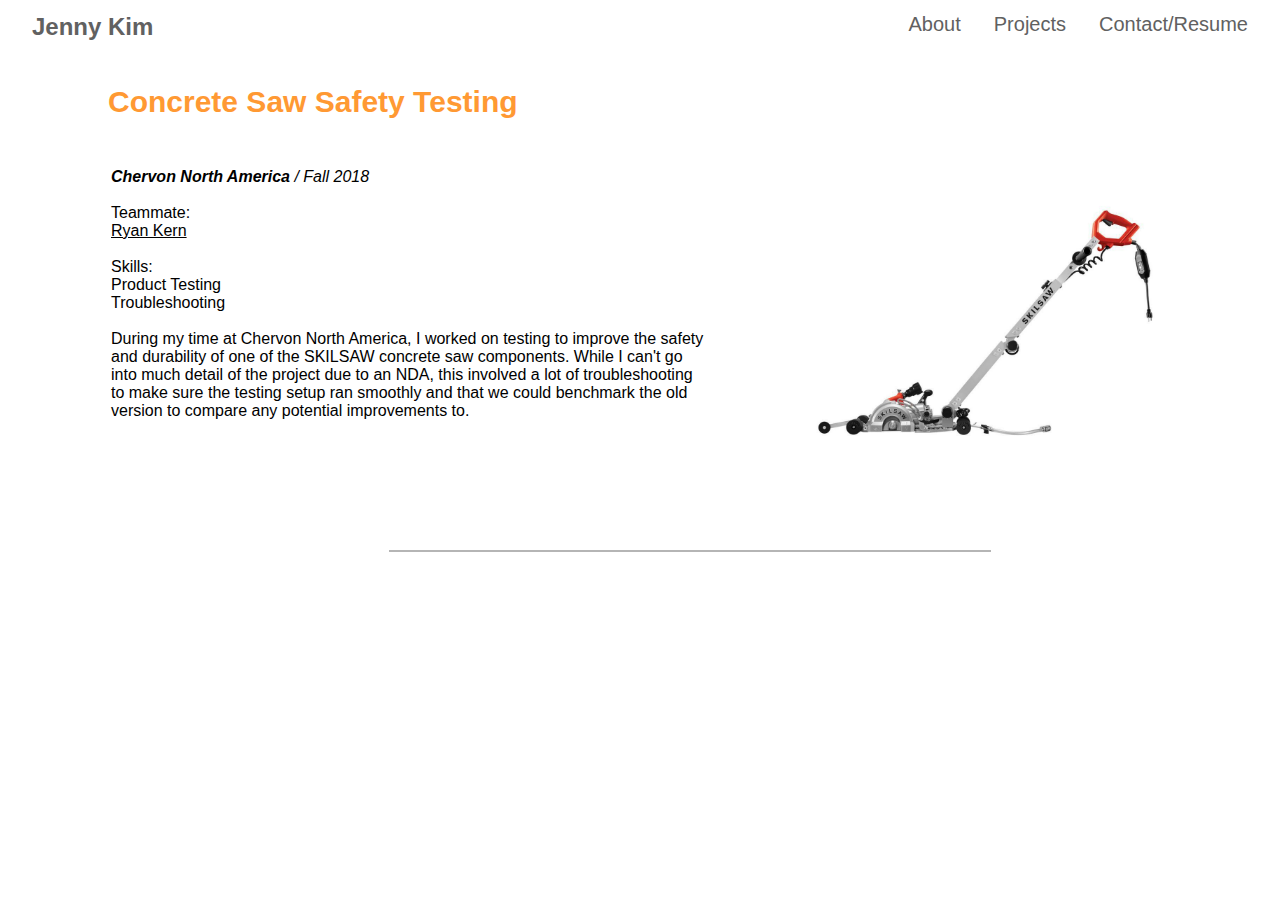
<file: concretesaw.html>
<!DOCTYPE html>
<html>
    <head>
        <title>Jenny Kim</title>
        <link href="../style.css" rel="stylesheet" type="text/css">
    </head>
    <body>
        <div class="topnav">
            <table class="nav">
                <tr>
                    <th><strong><a href="https://jennywhkim.github.io" style="text-decoration: none">Jenny Kim</a></strong></th>
                    <td><a href="https://jennywhkim.github.io/#aboutme" style="text-decoration: none">About</a></td>
                    <td><a href="https://jennywhkim.github.io/#projects" style="text-decoration: none">Projects</a></td>
                    <td><a href="https://jennywhkim.github.io/#contactresume" style="text-decoration: none">Contact/Resume</a></td>
            </table>
        </div>

        <div class="prjhome"> <!--contains title, image, and short descr -->
            <h3>Concrete Saw Safety Testing</h3>
            <table>
                <tr>
                    <th width="60%">
                        <p>
                            <em><strong>Chervon North America</strong> / Fall 2018</em><br>
                            <br>                            
                            Teammate:<br> 
                            <a href="https://www.linkedin.com/in/ryan-kern/" target="_blank">
                            Ryan Kern</a><br>
                            <br>
                            Skills:<br>
                            Product Testing<br>
                            Troubleshooting<br>
                            <br>
                            During my time at Chervon North America, I worked on testing to improve 
                            the safety and durability of one of the SKILSAW concrete saw components. While I can't go into 
                            much detail of the project due to an NDA, this involved a lot of troubleshooting to 
                            make sure the testing setup ran smoothly and that we could benchmark the old version 
                            to compare any potential improvements to.

                        </p>
                    </th>
                    <td width = "20%"><img src="./concretesaw.jpg" height="350px"></td>
                </tr>
            </table>
            <br>
            <hr>
        </div>

        <div class="prjbody"> <!--main body-->
            
            
        </div>



    </body>
</html>
</file>
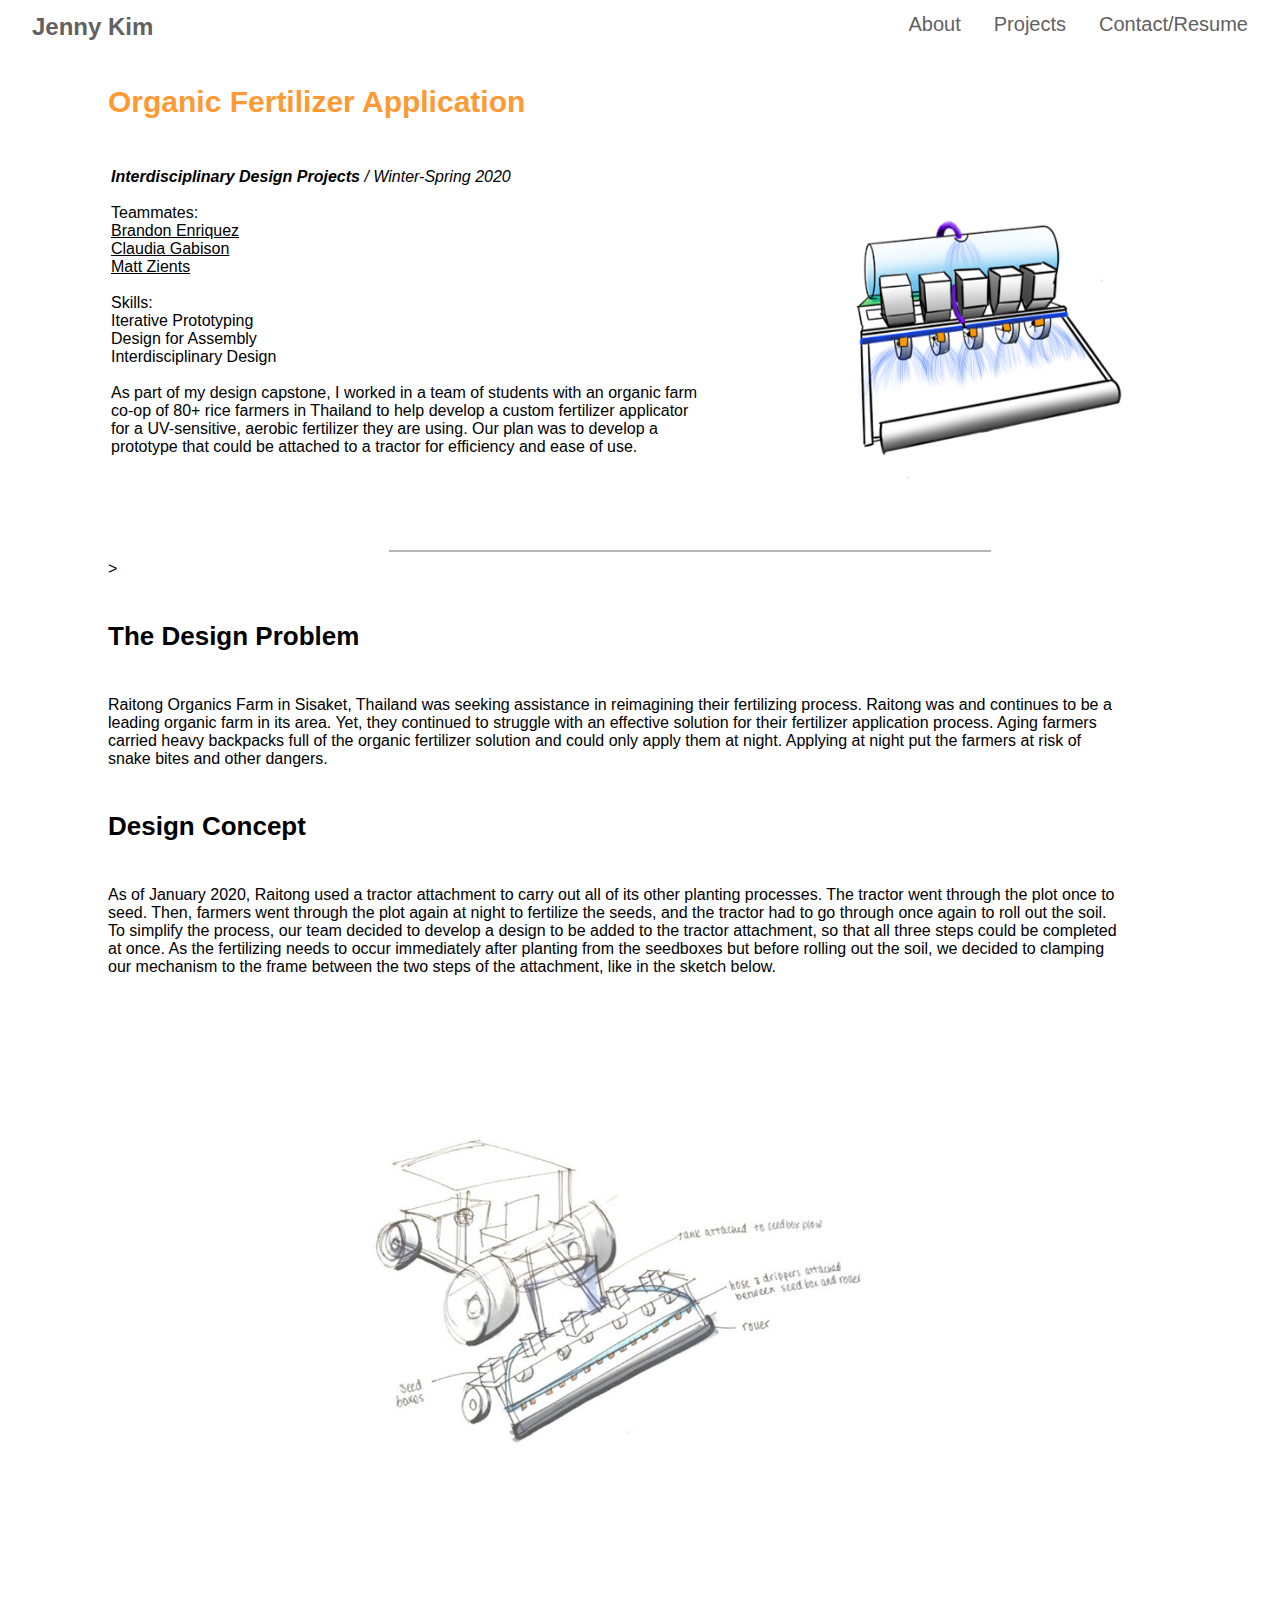
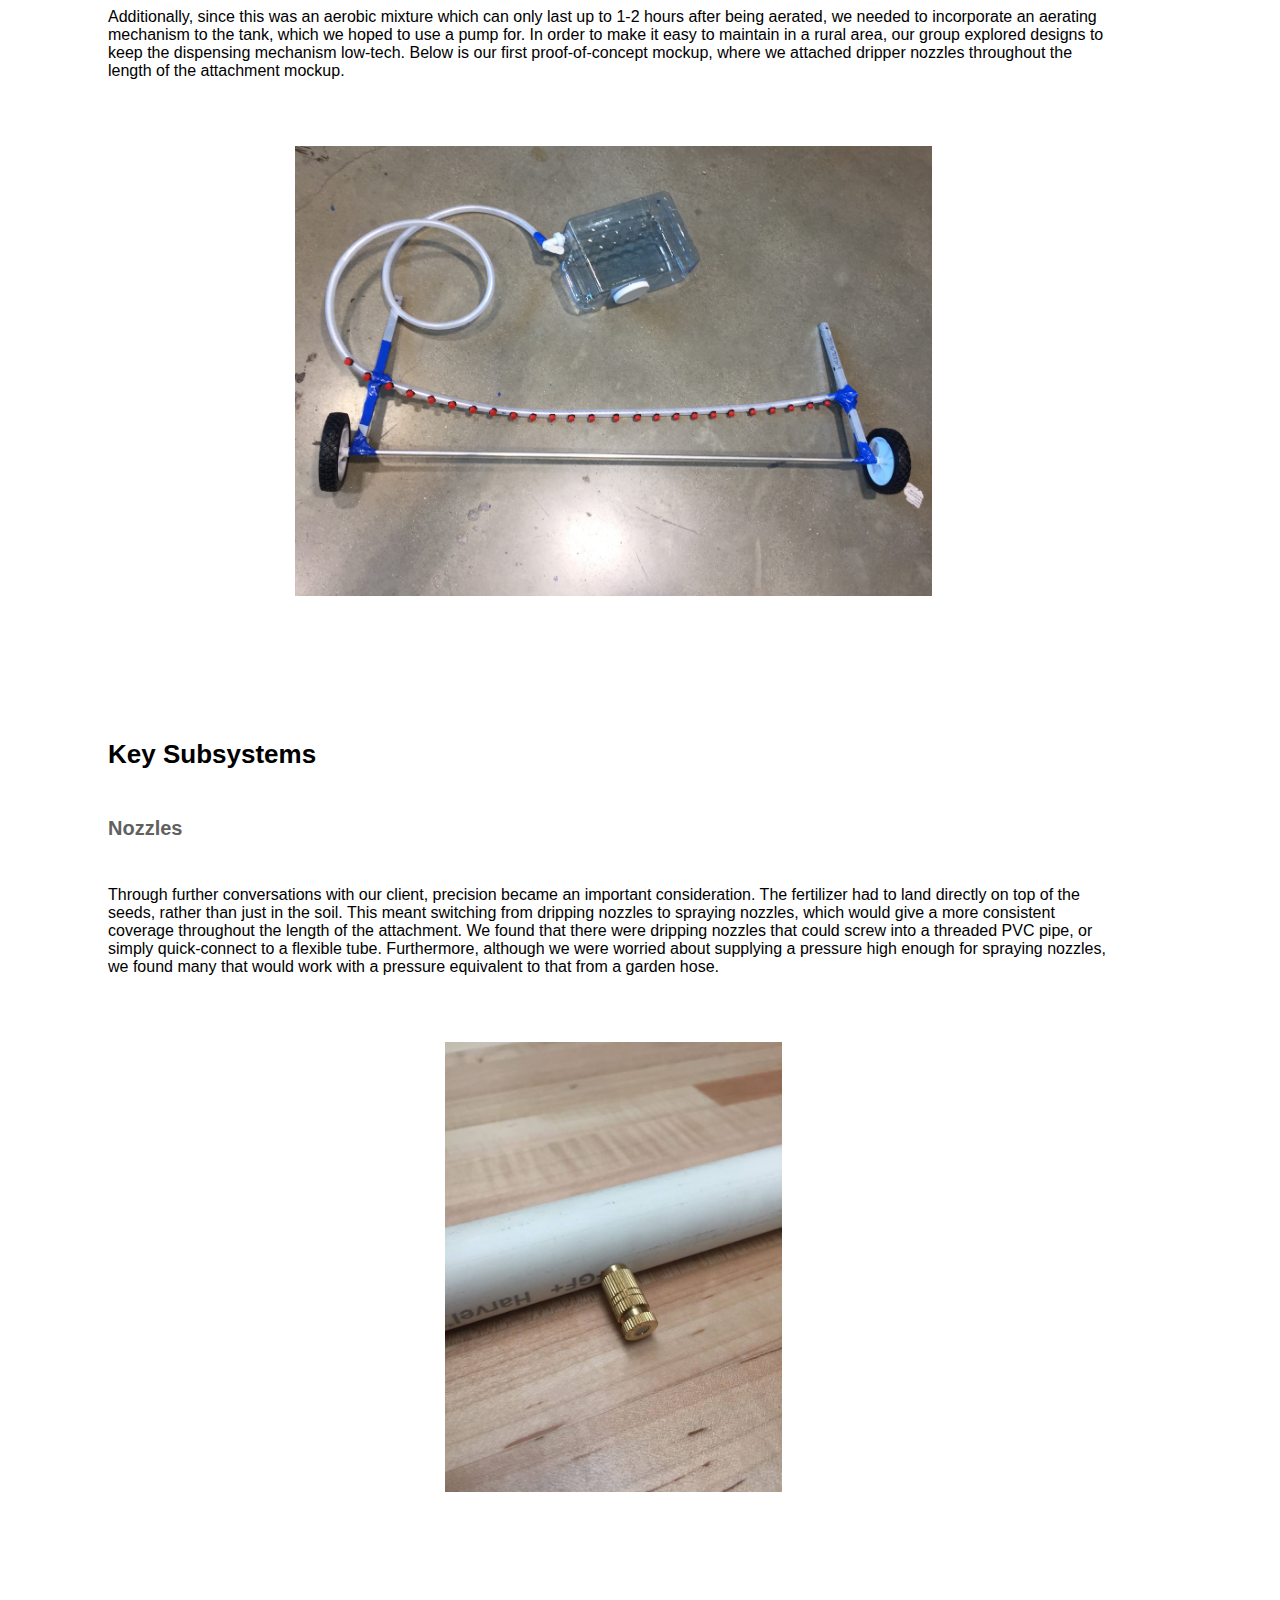
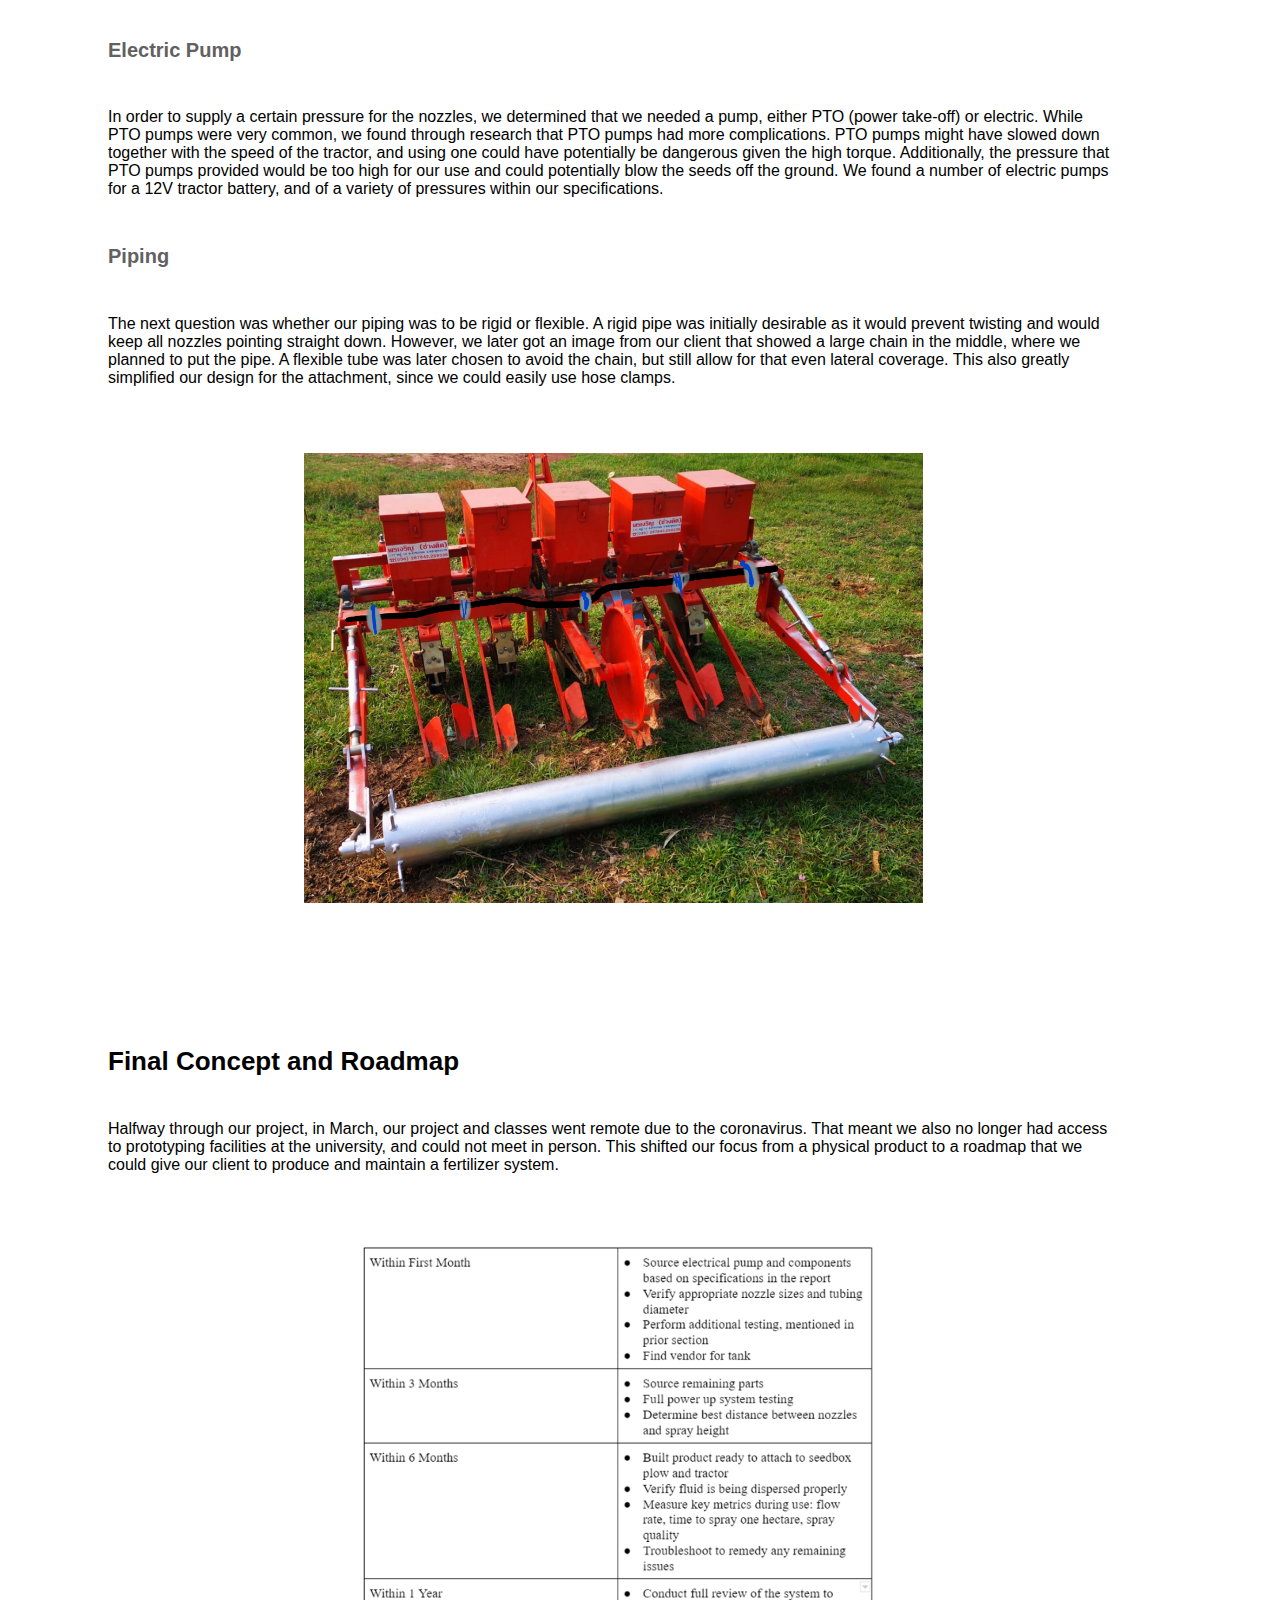
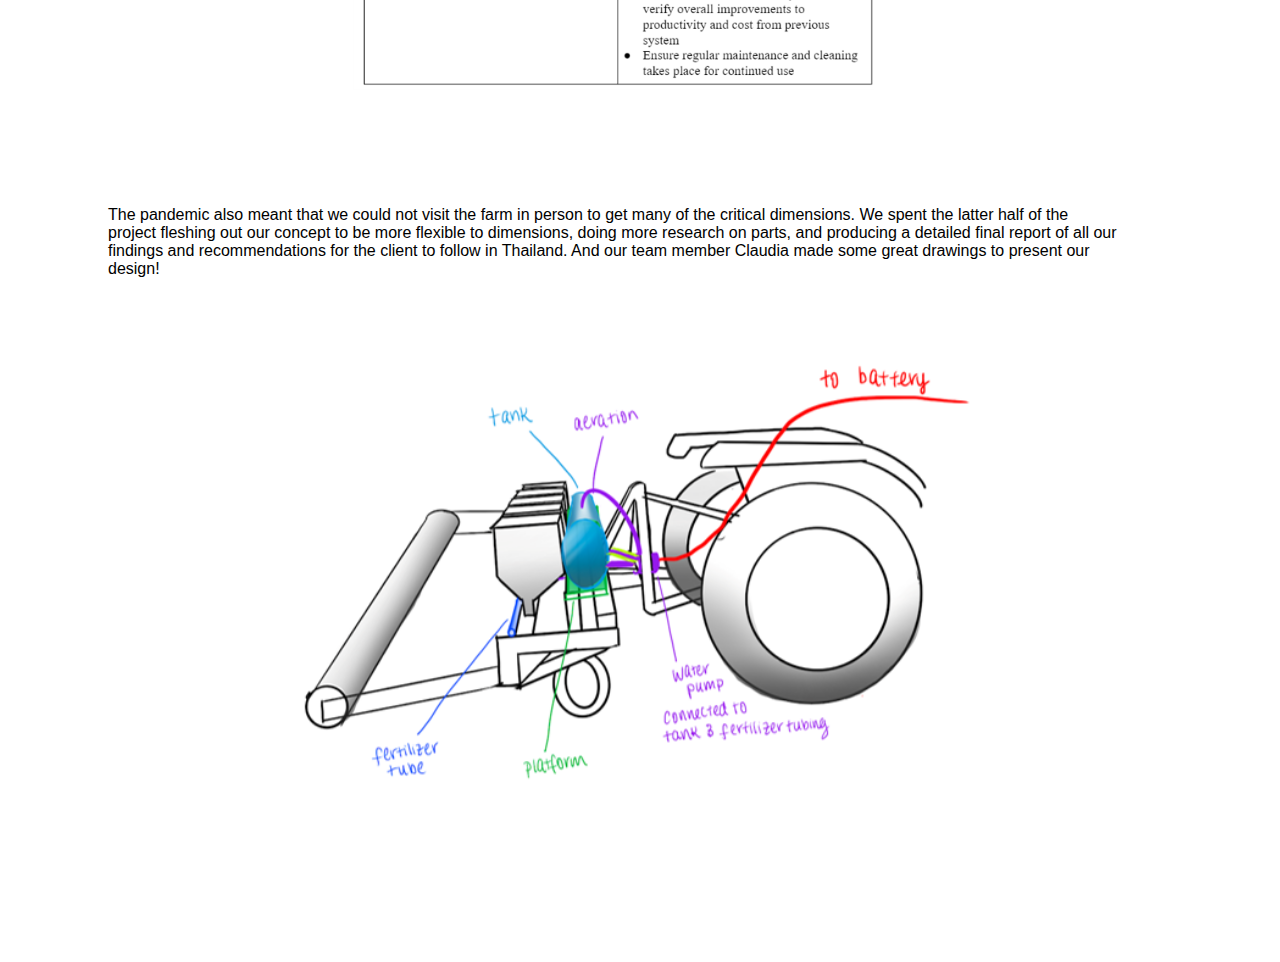
<file: fertilizerappl.html>
<!DOCTYPE html>
<html>
    <head>
        <title>Jenny Kim</title>
        <link href="../style.css" rel="stylesheet" type="text/css">
    </head>
    <body>
        <div class="topnav">
            <table class="nav">
                <tr>
                    <th><strong><a href="https://jennywhkim.github.io" style="text-decoration: none">Jenny Kim</a></strong></th>
                    <td><a href="https://jennywhkim.github.io/#aboutme" style="text-decoration: none">About</a></td>
                    <td><a href="https://jennywhkim.github.io/#projects" style="text-decoration: none">Projects</a></td>
                    <td><a href="https://jennywhkim.github.io/#contactresume" style="text-decoration: none">Contact/Resume</a></td>
            </table>
        </div>

        <div class="prjhome"> <!--contains title, image, and short descr -->
            <h3>Organic Fertilizer Application</h3>
            <table>
                <tr>
                    <th width="60%">
                        <p>
                            <em><strong>Interdisciplinary Design Projects</strong> / Winter-Spring 2020</em><br>
                            <br>                            
                            Teammates:<br>
                                <a href="https://www.linkedin.com/in/brandonchaseenriquez/" target="_blank">
                                    Brandon Enriquez</a><br>
                                <a href="https://www.linkedin.com/in/claudia-gabison-15a126a2/" target="_blank">
                                    Claudia Gabison</a><br>
                                <a href="https://www.linkedin.com/in/matthew-zients-a66a0b102/" target="_blank">
                                    Matt Zients</a><br><br>

                            Skills:<br>
                            Iterative Prototyping<br>
                            Design for Assembly<br>
                            Interdisciplinary Design<br>
                            <br>
                            As part of my design capstone, I worked in a team of students with an organic farm 
                            co-op of 80+ rice farmers in Thailand to help develop a custom fertilizer applicator for a 
                            UV-sensitive, aerobic fertilizer they are using. Our plan was to develop a prototype that could be 
                            attached to a tractor for efficiency and ease of use.
                        </p>
                    </th>
                    <td width = "20%"><img src="./fertilizercvr.png" height="350px"></td>
                </tr>
            </table>
            <br>
            <hr>
        </div>

        <div class="prjbody"> <!--main body-->>
            <h5>The Design Problem</h5>
            <p>
                Raitong Organics Farm in Sisaket, Thailand was seeking assistance in reimagining their fertilizing 
                process. Raitong was and continues to be a leading organic farm in its area. Yet, they continued to struggle 
                with an effective solution for their fertilizer application process. Aging farmers carried heavy backpacks full of 
                the organic fertilizer solution and could only apply them at night. Applying at night put the farmers at risk 
                of snake bites and other dangers.
            </p>
            <h5>Design Concept</h5>
            <p>
                As of January 2020, Raitong used a tractor attachment to carry out all of its other planting processes. The tractor went 
                through the plot once to seed. Then, farmers went through the plot again at night to fertilize the seeds, and the tractor 
                had to go through once again to roll out the soil. To simplify the process, our team decided to 
                develop a design to be added to the tractor attachment, so that all three steps could be completed at once. As the 
                fertilizing needs to occur immediately after planting from the seedboxes but before rolling out the soil, we decided to clamping 
                our mechanism to the frame between the two steps of the attachment, like in the sketch below.
            </p>
            <img src="prjmedia/fertilizersketch.jpg">
            <p>
                Additionally, since this was an aerobic mixture which can only last up to 1-2 hours after being aerated, we needed to 
                incorporate an aerating mechanism to the tank, which we hoped to use a pump for. In order to make it easy to 
                maintain in a rural area, our group explored designs to keep the dispensing mechanism low-tech. Below is our first proof-of-concept 
                mockup, where we attached dripper nozzles throughout the length of the attachment mockup.
            </p>
            <img src="prjmedia/attachproto.jpg">
            <h5>Key Subsystems</h5>
            <h6>Nozzles</h6>
            <p>
                Through further conversations with our client, precision became an important consideration. The fertilizer had 
                to land directly on top of the seeds, rather than just in the soil. This meant switching from dripping nozzles to spraying nozzles, 
                which would give a more consistent coverage throughout the length of the attachment. We found that there were dripping nozzles that could 
                screw into a threaded PVC pipe, or simply quick-connect to a flexible tube. Furthermore, although we were worried about supplying a 
                pressure high enough for spraying nozzles, we found many that would work with a pressure equivalent to that from a garden hose.
            </p>
            <img src="prjmedia/nozzle.jpg">
            <h6>Electric Pump</h6>
            <p>
                In order to supply a certain pressure for the nozzles, we determined that we needed a pump, either PTO (power take-off) or electric. While 
                PTO pumps were very common, we found through research that PTO pumps had more complications. PTO pumps might have slowed down together with the speed of 
                the tractor, and using one could have potentially be dangerous given the high torque. Additionally, the pressure that PTO pumps provided would be too high for our 
                use and could potentially blow the seeds off the ground. We found a number of electric pumps for a 12V tractor battery, and of a variety of 
                pressures within our specifications.
            </p>
            <h6>Piping</h6>
            <p>
                The next question was whether our piping was to be rigid or flexible. A rigid pipe was initially desirable as it would prevent twisting and would keep all nozzles pointing 
                straight down. However, we later got an image from our client that showed a large chain in the middle, where we planned to put the pipe. 
                A flexible tube was later chosen to avoid the chain, but still allow for that even lateral coverage. This also greatly simplified our design for the attachment, since 
                we could easily use hose clamps.
            </p>
            <img src="prjmedia/piping.png">
            <h5>Final Concept and Roadmap</h5>
            <p>
                Halfway through our project, in March, our project and classes went remote due to the coronavirus. That meant we also no longer had access to prototyping 
                facilities at the university, and could not meet in person. This shifted our focus from a physical product to a roadmap that we could give our client to produce and 
                maintain a fertilizer system. 
            </p>
            <img src="prjmedia/fertilizerroadmap.png">
            <p>
                The pandemic also meant that we could not visit the farm in person to get many of the critical dimensions. We spent the latter half 
                of the project fleshing out our concept to be more flexible to dimensions, doing more research on parts, and producing a detailed final report of all our findings and 
                recommendations for the client to follow in Thailand. And our team member Claudia made some great drawings to present our design!
            </p>
            <img src="prjmedia/fertilizerconcept.png"
        </div>


    </body>
</html>
</file>
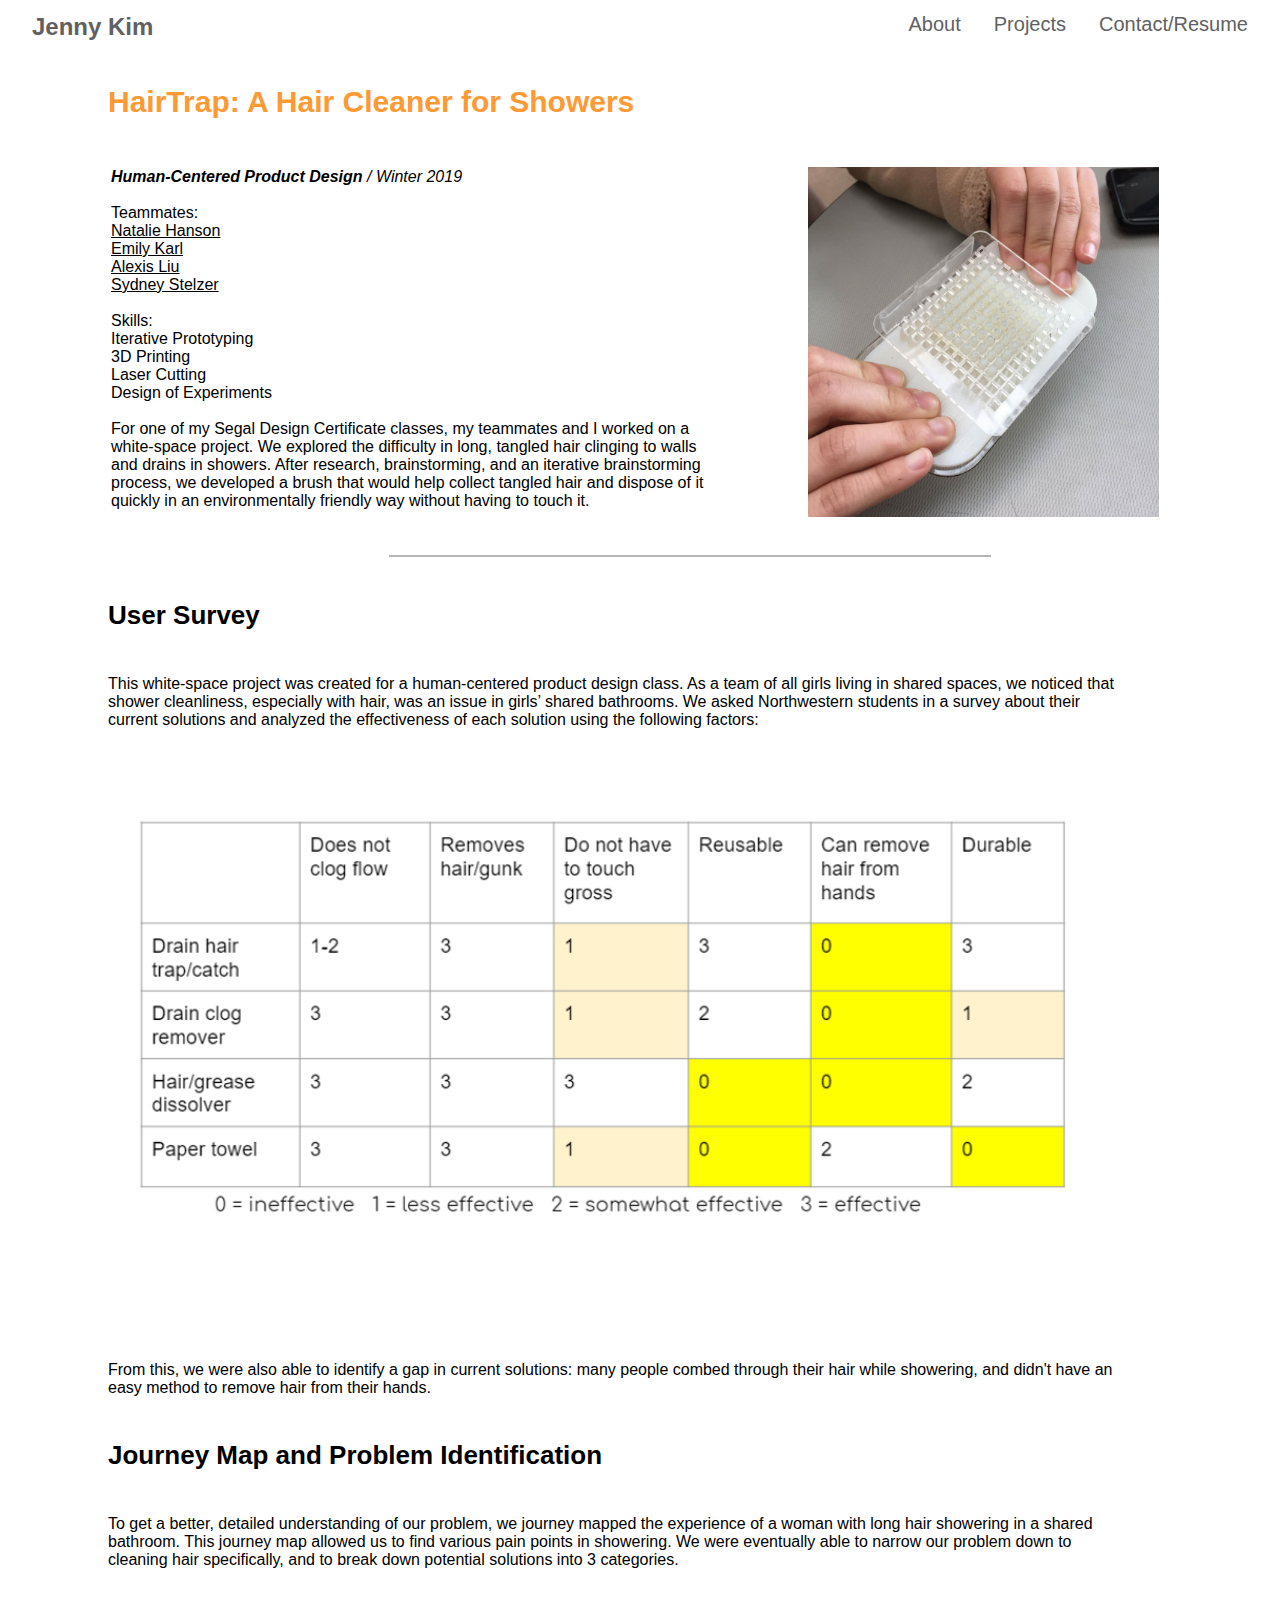
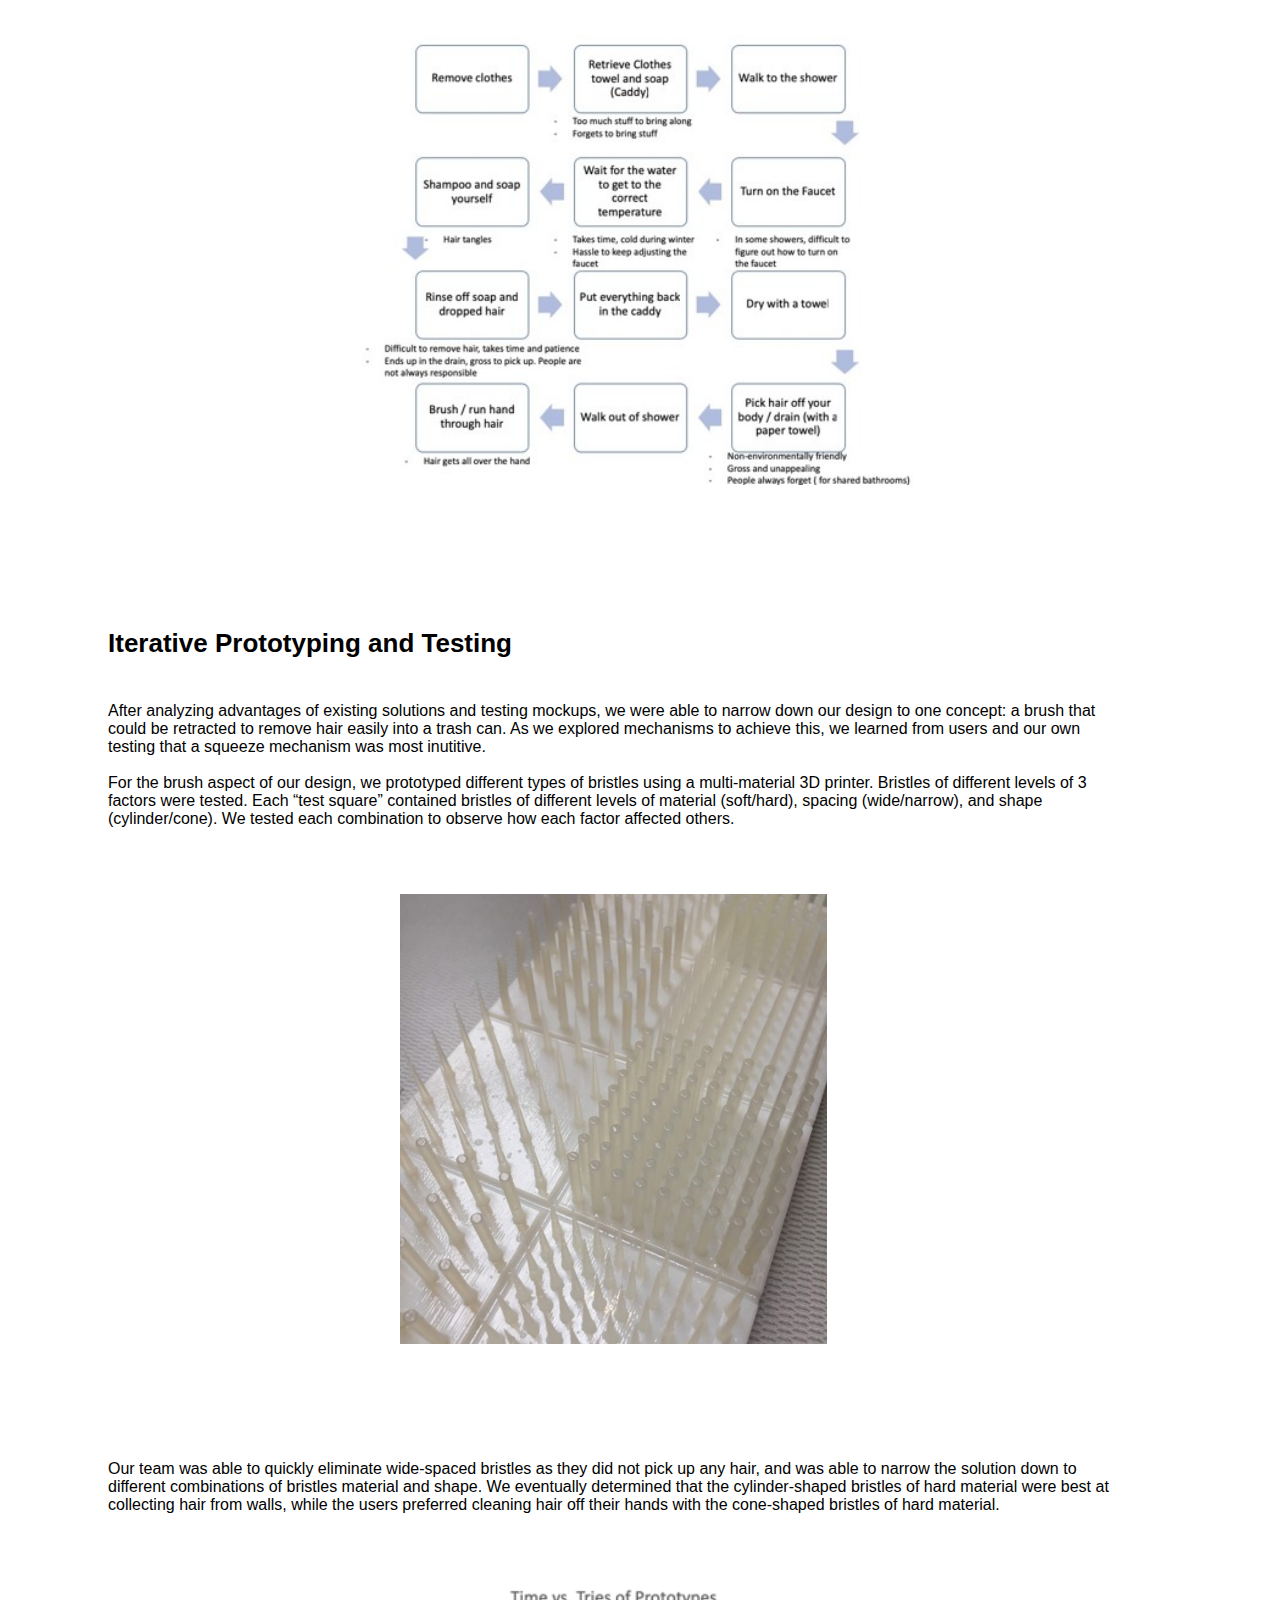
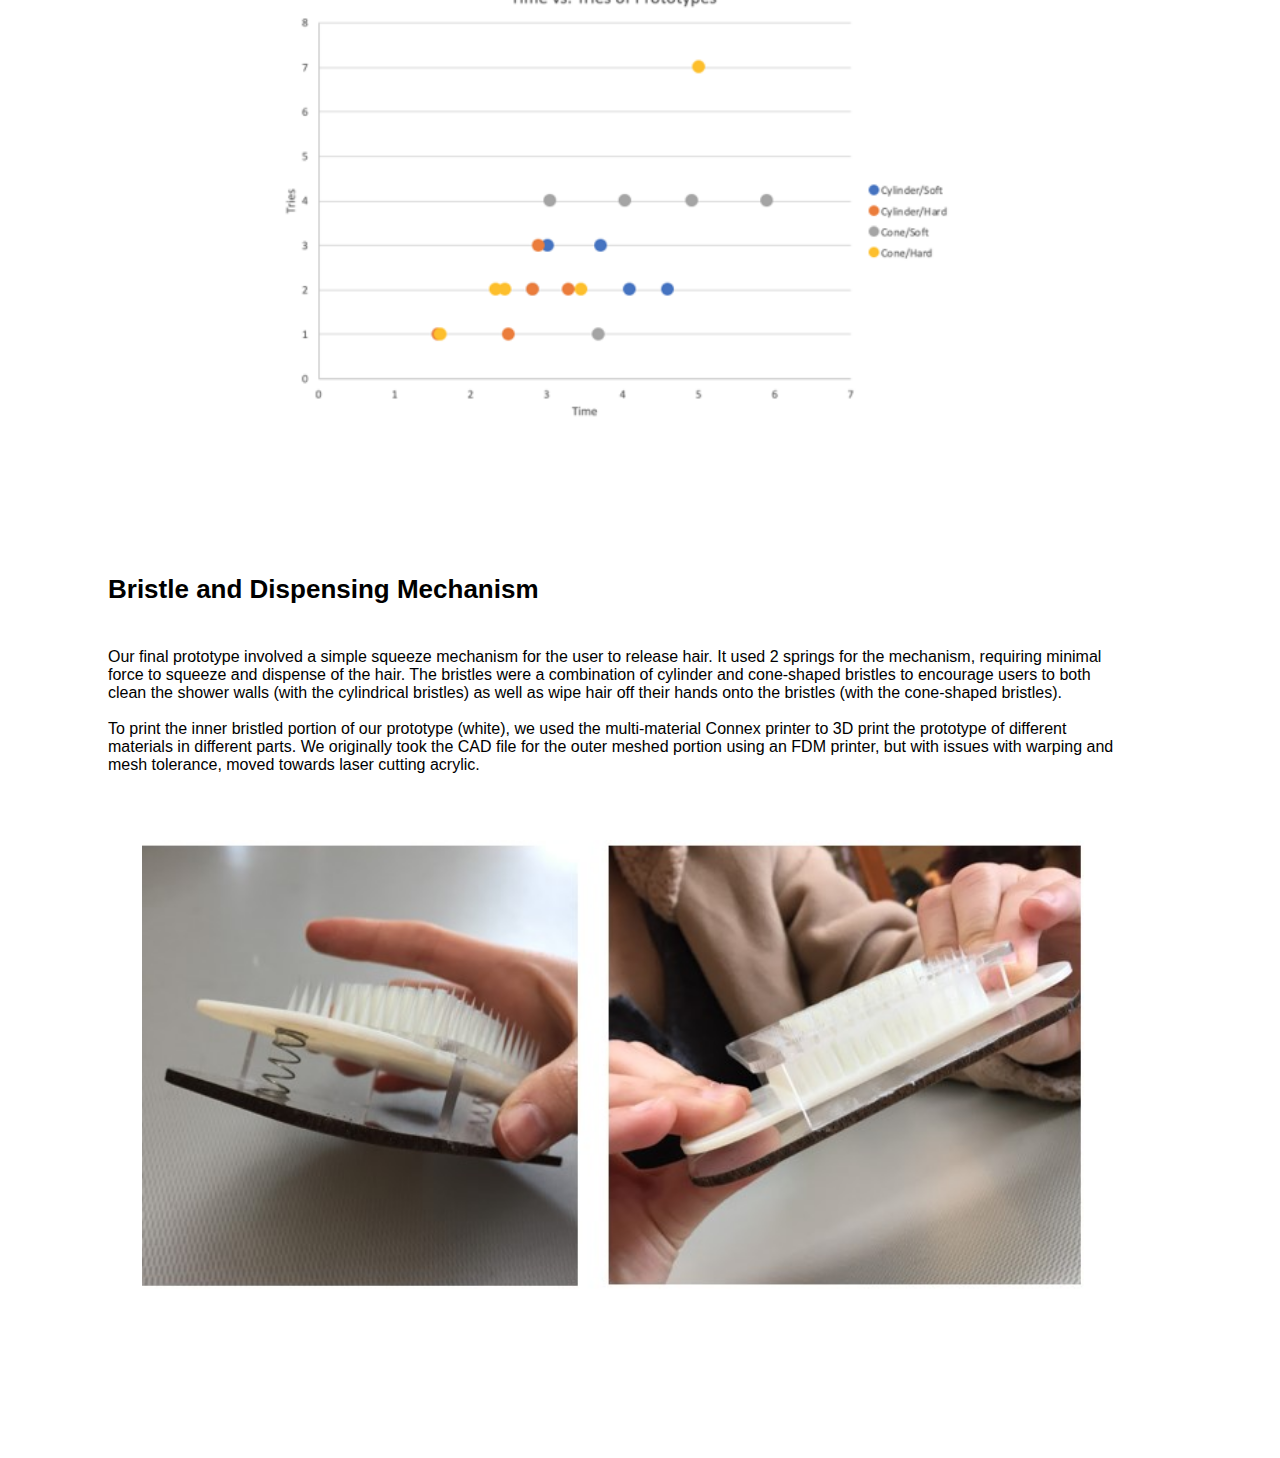
<file: hairtrap.html>
<!DOCTYPE html>
<html>
    <head>
        <title>Jenny Kim</title>
        <link href="../style.css" rel="stylesheet" type="text/css">
    </head>
    <body>
        <div class="topnav">
            <table class="nav">
                <tr>
                    <th><strong><a href="https://jennywhkim.github.io" style="text-decoration: none">Jenny Kim</a></strong></th>
                    <td><a href="https://jennywhkim.github.io/#aboutme" style="text-decoration: none">About</a></td>
                    <td><a href="https://jennywhkim.github.io/#projects" style="text-decoration: none">Projects</a></td>
                    <td><a href="https://jennywhkim.github.io/#contactresume" style="text-decoration: none">Contact/Resume</a></td>
            </table>
        </div>

        <div class="prjhome"> <!--contains title, image, and short descr -->
            <h3>HairTrap: A Hair Cleaner for Showers</h3>
            <table>
                <tr>
                    <th width="60%">
                        <p>
                            <em><strong>Human-Centered Product Design</strong> / Winter 2019</em><br>
                            <br>                            
                            Teammates:<br>
                                <a href="https://www.linkedin.com/in/nataliechanson/" target="_blank">
                                    Natalie Hanson</a><br>
                                <a href="https://www.linkedin.com/in/emily-karl-13298b112/" target="_blank">
                                    Emily Karl</a><br>
                                <a href="https://www.linkedin.com/in/alexis-liu-yuchen-29b776117/" target="_blank">
                                    Alexis Liu</a><br>
                                <a href="https://www.linkedin.com/in/sydney-s-92774613a/" target="_blank">
                                    Sydney Stelzer</a><br><br>
                            Skills:<br>
                            Iterative Prototyping<br>
                            3D Printing<br>
                            Laser Cutting<br>
                            Design of Experiments<br>
                            <br>
                            For one of my Segal Design Certificate classes, my teammates and I worked on a white-space project. 
                            We explored the difficulty in long, tangled hair clinging to walls and drains in showers. After 
                            research, brainstorming, and an iterative brainstorming process, we developed a brush that would help 
                            collect tangled hair and dispose of it quickly in an environmentally friendly way without having to 
                            touch it.
                        </p>
                    </th>
                    <td width = "20%"><img src="./hairtrapcvr.png" height="350px"></td>
                </tr>
            </table>
            <br>
            <hr>
        </div>

        <div class="prjbody"> <!--main body-->
            <h5>User Survey</h5>
            <p>
                This white-space project was created for a human-centered product design class. As a team of 
                all girls living in shared spaces, we noticed that shower cleanliness, especially with hair, was 
                an issue in girls’ shared bathrooms. We asked Northwestern students in a survey about their current 
                solutions and analyzed the effectiveness of each solution using the following factors:
            </p>
            <img src="prjmedia/hairexistingsols.png">
            <p>
                From this, we were also able to identify a gap in current solutions: many people combed through their hair 
                while showering, and didn't have an easy method to remove hair from their hands.
            </p>

            <h5>Journey Map and Problem Identification</h5>
            <p>
                To get a better, detailed understanding of our problem, we journey mapped the experience of a woman 
                with long hair showering in a shared bathroom. This journey map allowed us to find various pain points 
                in showering. We were eventually able to narrow our problem down to cleaning hair specifically, and to 
                break down potential solutions into 3 categories.
            </p>
            <img src="prjmedia/showerjourney.jpg">

            <h5>Iterative Prototyping and Testing</h5>
            <p>
                After analyzing advantages of existing solutions and testing mockups, we were able to narrow down our 
                design to one concept: a brush that could be retracted to remove hair easily into a trash can. As we explored 
                mechanisms to achieve this, we learned from users and our own testing that a squeeze mechanism was most inutitive.
                <br><br>
                For the brush aspect of our design, we prototyped different types of bristles using a multi-material 3D printer. 
                Bristles of different levels of 3 factors were tested. Each “test square” contained bristles of different levels 
                of material (soft/hard), spacing (wide/narrow), and shape (cylinder/cone). We tested each combination to observe how 
                each factor affected others.
            </p>
            <img src="prjmedia/bristles.jpg">
            <p>
                Our team was able to quickly eliminate wide-spaced bristles as they did not pick up any hair, 
                and was able to narrow the solution down to different combinations of bristles material and shape. 
                We eventually determined that the cylinder-shaped bristles of hard material were best at collecting 
                hair from walls, while the users preferred cleaning hair off their hands with the cone-shaped bristles 
                of hard material.
            </p>
            <img src="prjmedia/bristledoe.png">
            <h5>Bristle and Dispensing Mechanism</h5>
            <p>
                Our final prototype involved a simple squeeze mechanism for the user to release hair. 
                It used 2 springs for the mechanism, requiring minimal force to squeeze and dispense of the hair. 
                The bristles were a combination of cylinder and cone-shaped bristles to encourage users to both 
                clean the shower walls (with the cylindrical bristles) as well as wipe hair off their hands onto 
                the bristles (with the cone-shaped bristles).<br><br>
                To print the inner bristled portion of our prototype (white), we used the multi-material Connex 
                printer to 3D print the prototype of different materials in different parts. We originally took 
                the CAD file for the outer meshed portion using an FDM printer, but with issues with 
                warping and mesh tolerance, moved towards laser cutting acrylic.
            </p>
            <img src="prjmedia/hairtrapfinal.jpg">
        </div>


    </body>
</html>
</file>
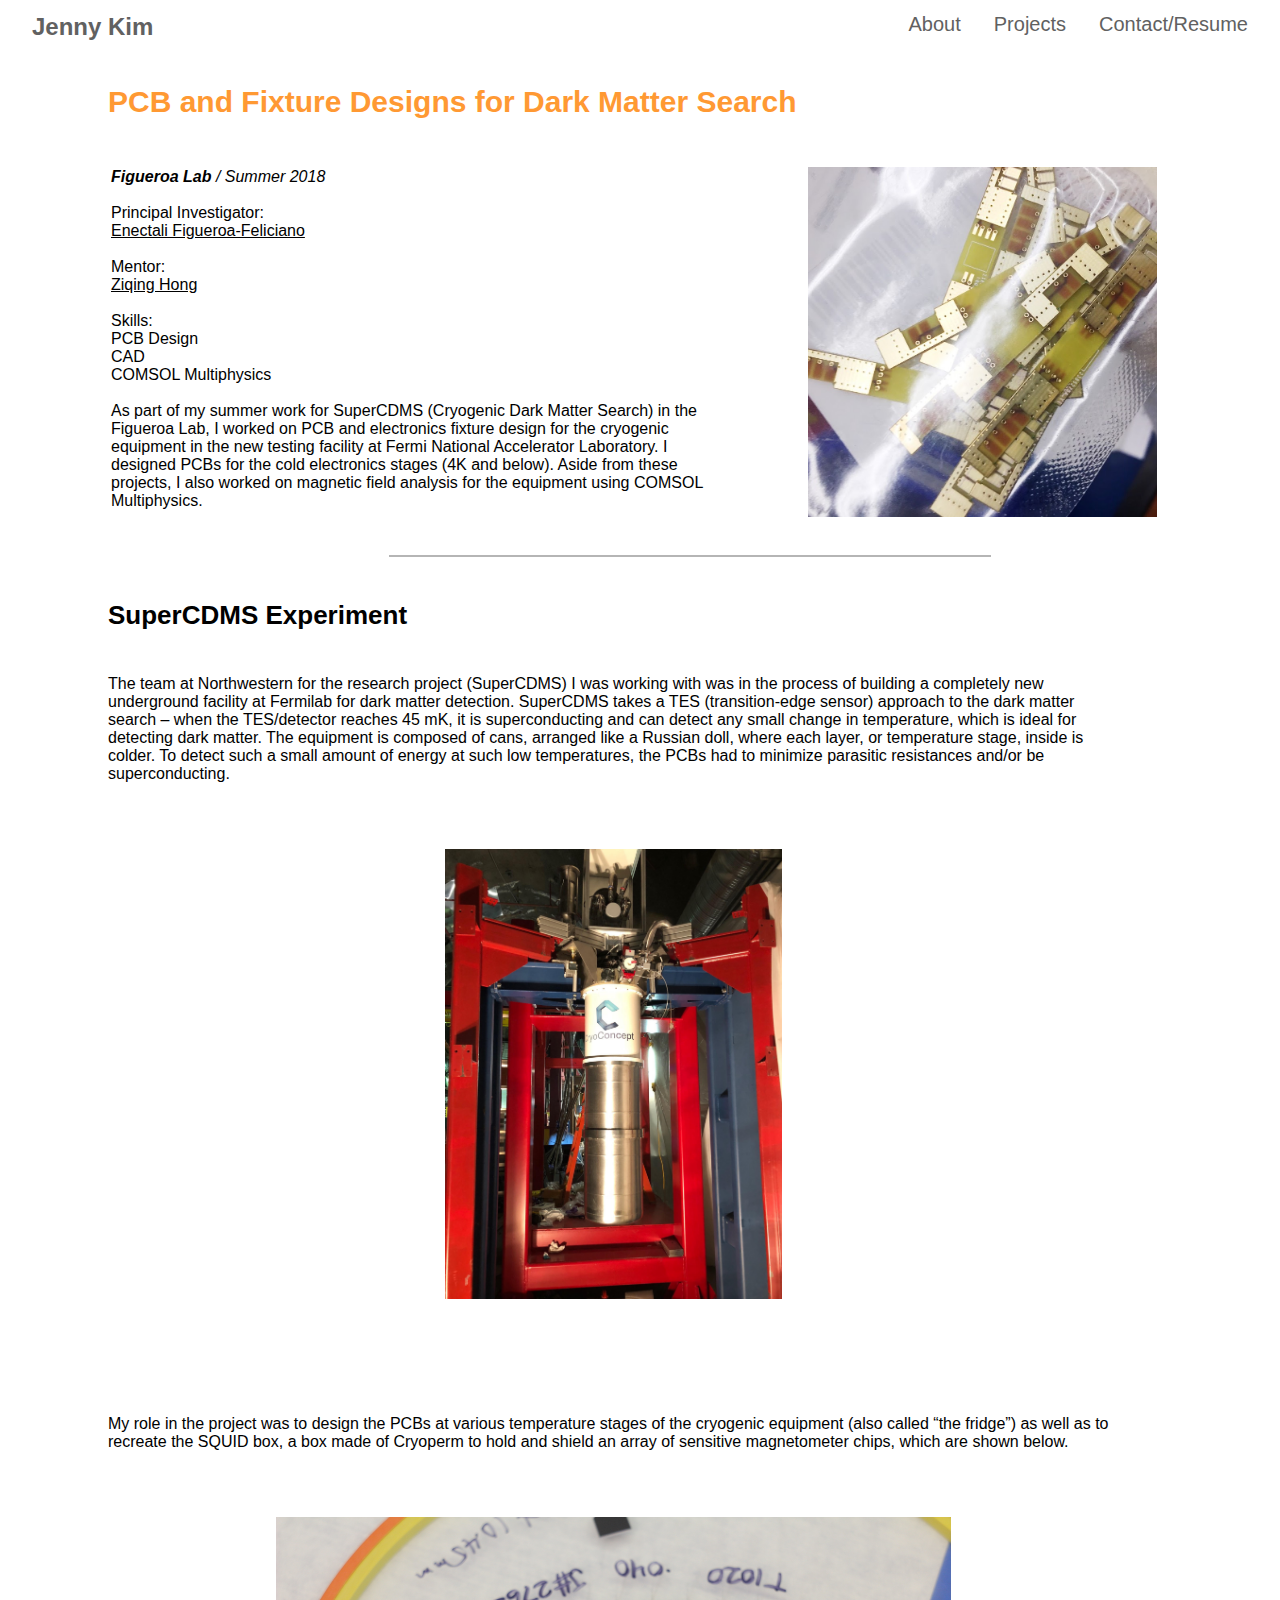
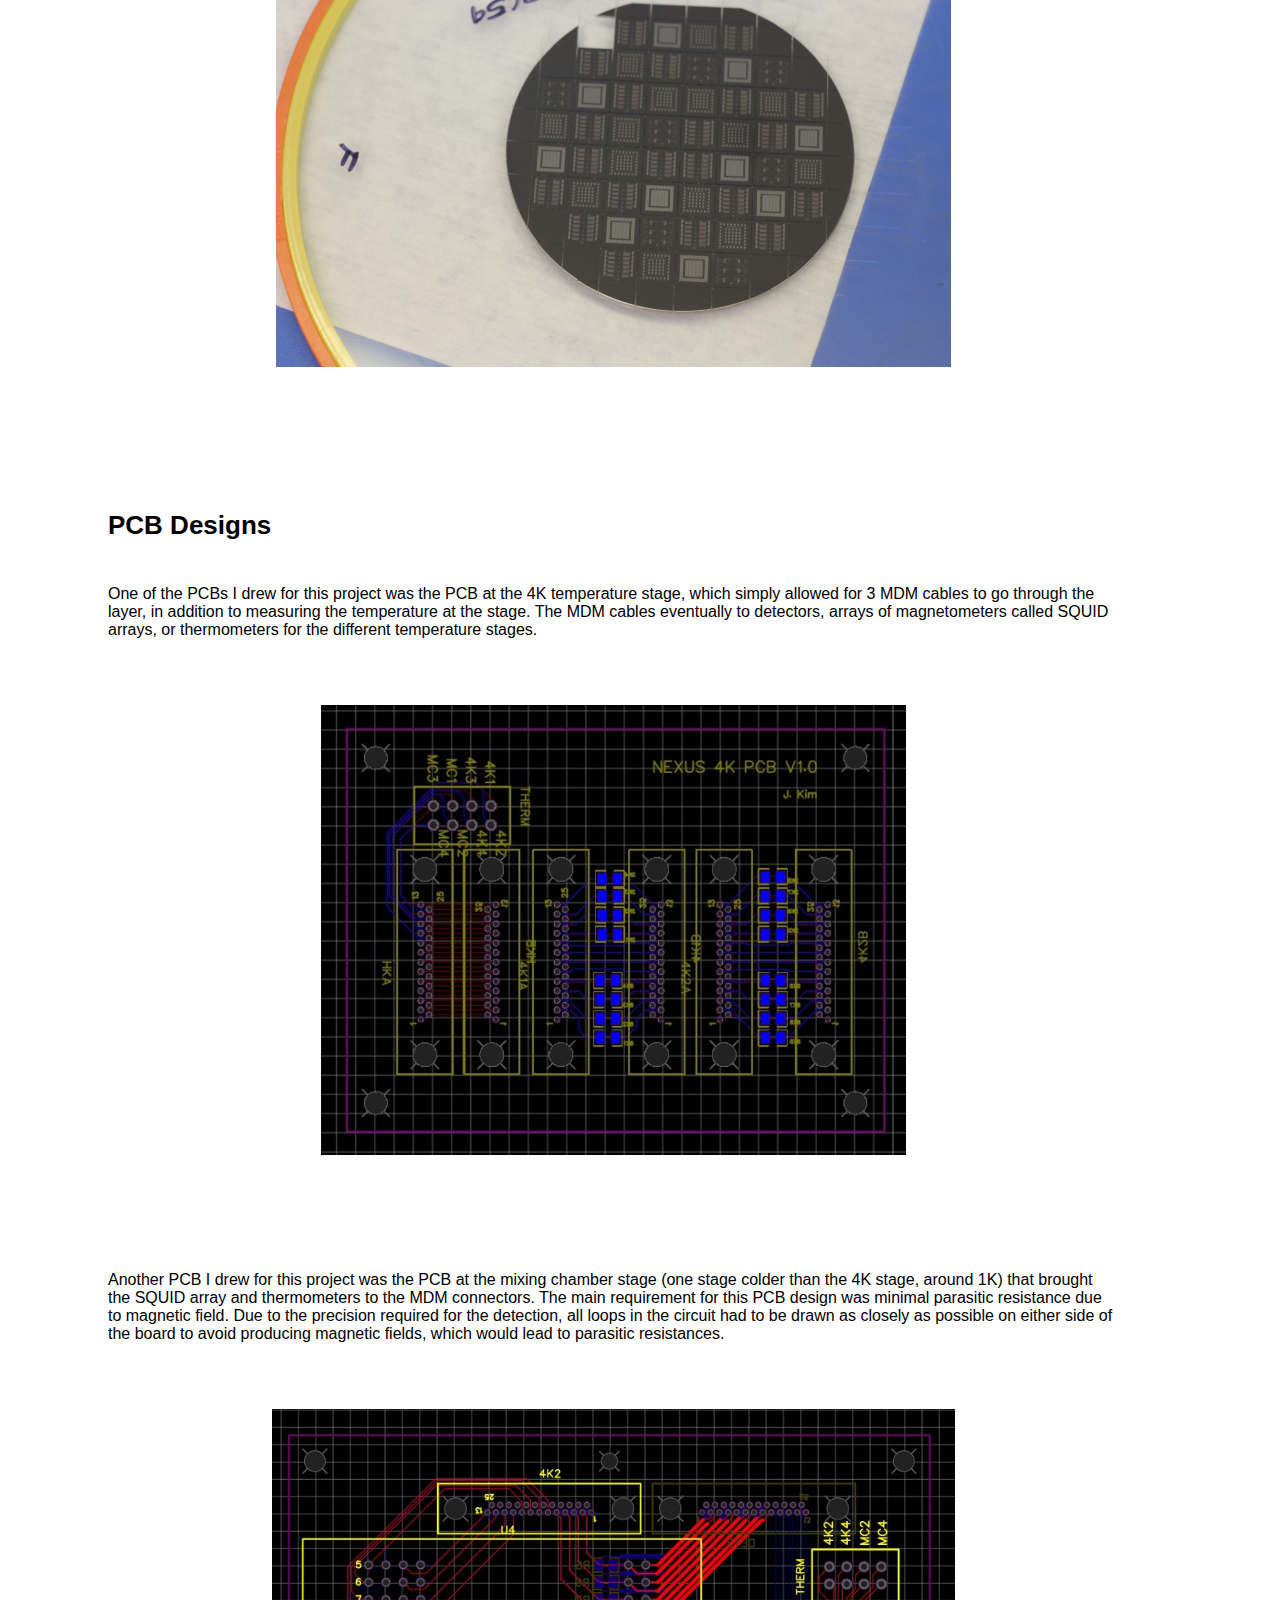
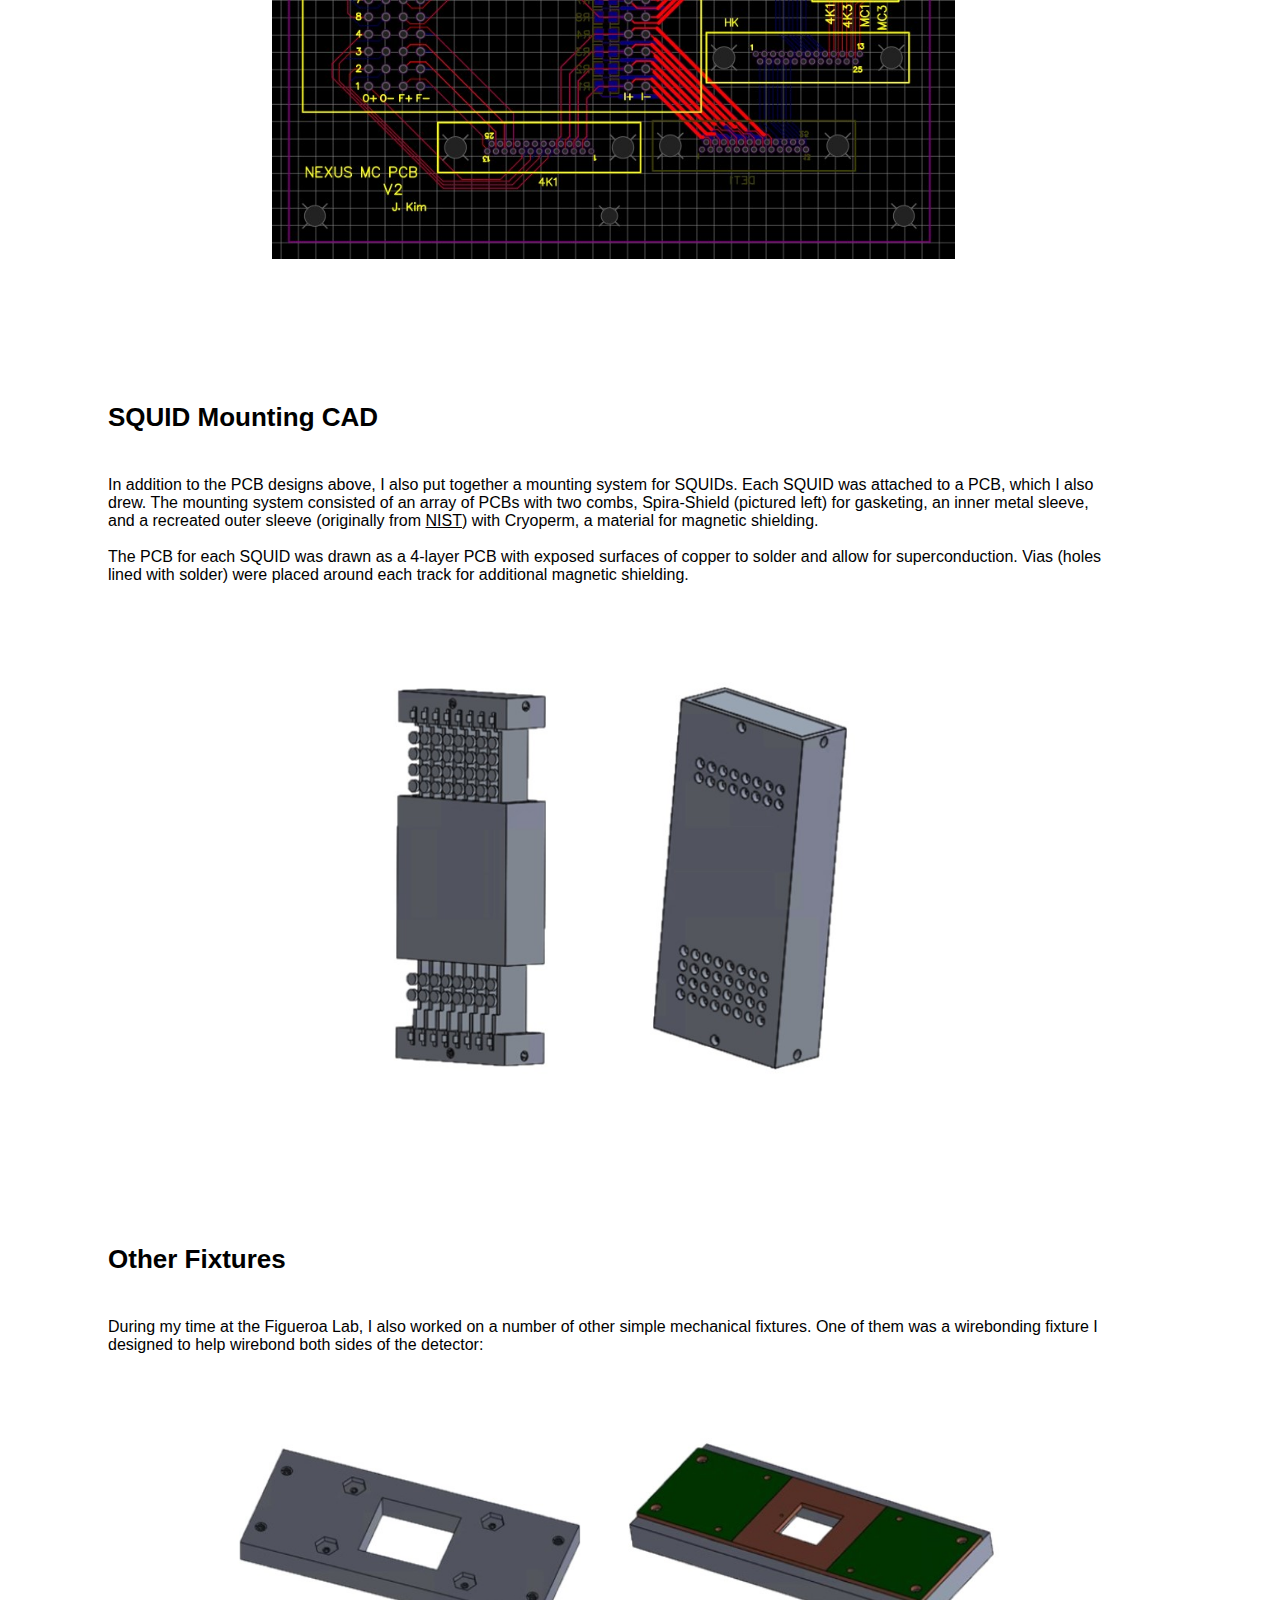
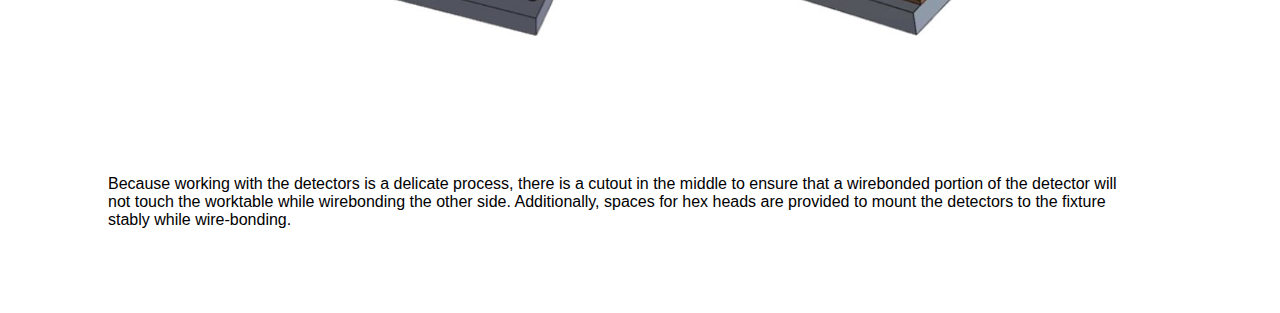
<file: supercdms.html>
<!DOCTYPE html>
<html>
    <head>
        <title>Jenny Kim</title>
        <link href="../style.css" rel="stylesheet" type="text/css">
    </head>
    <body>
        <div class="topnav">
            <table class="nav">
                <tr>
                    <th><strong><a href="https://jennywhkim.github.io" style="text-decoration: none">Jenny Kim</a></strong></th>
                    <td><a href="https://jennywhkim.github.io/#aboutme" style="text-decoration: none">About</a></td>
                    <td><a href="https://jennywhkim.github.io/#projects" style="text-decoration: none">Projects</a></td>
                    <td><a href="https://jennywhkim.github.io/#contactresume" style="text-decoration: none">Contact/Resume</a></td>
            </table>
        </div>

        <div class="prjhome"> <!--contains title, image, and short descr -->
            <h3>PCB and Fixture Designs for Dark Matter Search</h3>
            <table>
                <tr>
                    <th width="60%">
                        <p>
                            <em><strong>Figueroa Lab</strong> / Summer 2018</em><br>
                            <br>                            
                            Principal Investigator:<br><a href="https://www.physics.northwestern.edu/people/faculty/core-faculty/enectali-figueroa-feliciano.html" target="_blank">
                                Enectali Figueroa-Feliciano</a><br><br>
                            Mentor:<br><a href="https://linkedin.com/in/ziqing-hong-72665276/" target="_blank">
                                Ziqing Hong</a><br>
                            <br>
                            Skills:<br>
                            PCB Design<br>
                            CAD<br>
                            COMSOL Multiphysics<br>
                            <br>
                            As part of my summer work for SuperCDMS (Cryogenic Dark Matter Search) in the Figueroa Lab, I worked on PCB 
                            and electronics fixture design for the cryogenic equipment in the new testing facility at 
                            Fermi National Accelerator Laboratory. I designed PCBs for the cold electronics stages (4K and below). Aside from 
                            these projects, I also worked on magnetic field analysis for the equipment using COMSOL Multiphysics.

                        </p>
                    </th>
                    <td width = "20%"><img src="./cdmscvr.jpg" height="350px"></td>
                </tr>
            </table>
            <br>
            <hr>
        </div>

        <div class="prjbody"> <!--main body-->
            <h5>SuperCDMS Experiment</h5>
            <p>The team at Northwestern for the research project (SuperCDMS) I was working with was in the process 
                of building a completely new underground facility at Fermilab for dark matter detection. SuperCDMS 
                takes a TES (transition-edge sensor) approach to the dark matter search – when the TES/detector reaches 
                45 mK, it is superconducting and can detect any small change in temperature, which is ideal for 
                detecting dark matter. The equipment is composed of cans, arranged like a Russian doll, where 
                each layer, or temperature stage, inside is colder.
                To detect such a small amount of energy at such low temperatures, the PCBs  
                had to minimize parasitic resistances and/or be superconducting.
            </p>
            <img src="prjmedia/fermilab.jpg">
            <p>
                My role in the project was to design the PCBs at various temperature stages of the cryogenic 
                equipment (also called “the fridge”) as well as to recreate the SQUID box, a box made of Cryoperm 
                to hold and shield an array of sensitive magnetometer chips, which are shown below.
            </p>
            <img src="prjmedia/squid.JPG">
            <h5>PCB Designs</h5>
            <p>
                One of the PCBs I drew for this project was the PCB at the 4K temperature stage, which simply 
                allowed for 3 MDM cables to go through the layer, in addition to measuring the temperature at the 
                stage. The MDM cables eventually to detectors, arrays of magnetometers called SQUID arrays, or 
                thermometers for the different temperature stages. 
            </p>
            <img src="prjmedia/4K.jpg">
            <p>
                Another PCB I drew for this project was the PCB at the mixing chamber stage (one stage colder 
                than the 4K stage, around 1K) that brought the SQUID array and thermometers to the MDM connectors. 
                The main requirement for this PCB design was minimal parasitic resistance due to magnetic field. 
                Due to the precision required for the detection, all loops in the circuit had to be drawn as 
                closely as possible on either side of the board to avoid producing magnetic fields, which would 
                lead to parasitic resistances.
            </p>
            <img src="prjmedia/MCPCB.jpg">
            <h5>SQUID Mounting CAD</h5>
            <p>
                In addition to the PCB designs above, I also put together a mounting system for SQUIDs. Each SQUID
                was attached to a PCB, which I also drew. The mounting system consisted of an array of PCBs 
                with two combs, Spira-Shield (pictured left) for gasketing, an inner metal sleeve, and a recreated 
                outer sleeve (originally from <a href="https://www.nist.gov/" target="_blank">NIST</a>) with Cryoperm, a material for 
                magnetic shielding.<br><br>
                The PCB for each SQUID was drawn as a 4-layer PCB with exposed surfaces of copper to solder and allow 
                for superconduction. Vias (holes lined with solder) were placed around each track for additional magnetic 
                shielding.
            </p>
            <img src="prjmedia/squidarr.jpg">
            <h5>Other Fixtures</h5>
            <p>
                During my time at the Figueroa Lab, I also worked on a number of other simple mechanical fixtures. One of them 
                was a wirebonding fixture I designed to help wirebond both sides of the detector:
            </p>
            <img src="prjmedia/wirebonding.jpg" id="long">
            <p>
                Because working with the detectors is a delicate process, there is a cutout in the middle to ensure that 
                a wirebonded portion of the detector will not touch the worktable while wirebonding the other side. Additionally, 
                spaces for hex heads are provided to mount the detectors to the fixture stably while wire-bonding.
            </p>
        </div>



    </body>
</html>
</file>
<file: style.css>
body{
    z-index: 0;
    font-family: -apple-system, BlinkMacSystemFont, 'Segoe UI', Roboto, Oxygen, Ubuntu, Cantarell, 'Open Sans', 'Helvetica Neue', sans-serif;
}

.topnav{
    z-index: 1;
    font-size: 24px;
    position: fixed;
    top: 0px;
    left: 0px;
    padding-top: 10px;
    padding-left: 10px;
    height: 50px;
    display: block;
    background-color: white;
}

.nav th{
    width: 80%;
    text-align: left;
    padding-left: 20px;
    font-size: 24px;
}

.nav td{
    text-align: right;
    padding-right: 30px;
    font-size: 20px;
    color: #616161;
}



.landing{
    display: block;
    padding: 200px 100px;
}

.landpic{
    position: absolute;
    top: 140px;
    left: 750px;
}

#landpic{
    width: 350px;
}

.about{
    display: block;
    top: 250px;
    padding-left: 100px;
    padding-bottom: 50px;
    padding-top: 50px;
    height: 550px;
}

.about th{
    width: 290px;
    padding-top: 15px;
    padding-left: 0px;
    vertical-align: top;
}

#profpic{
    width: 290px;
}

.about td{
    padding-left: 50px;
    padding-top: 0px;
    width: 700px;
    line-height: 1.3;
    font-size: 18px;
    vertical-align: top;
}

.prjs{
    display: block;
    margin-left: 100px;
    top: 150px;
    padding-top: 50px;
}

.prjlist{
    margin-top: 30px;
}

.prjlist td{
    width: 25%;
    padding-right: 50px;
    padding-top: 0px;
    padding-bottom: 40px;
    text-align: center;
    vertical-align: top;
}

.prjlist img{
    height: 275px;
}

.contact{
    display: block;
    padding-left: 100px;
    top: 200px;
    padding-top: 50px;
    width: 100%;
    padding-bottom: 150px;
}

.cntres th, td{
    width: 600px;
    text-align: left;
    vertical-align: top;
}

#resumesec{
    width: 400px;
}

#resumepic{
    height: 300px;
}

#resumepic:hover{
    opacity: 0.4;
}

.prjhome{
    display: block;
    padding-left: 100px;
    margin-top: 85px;
}

.prjhome th{
    vertical-align: top;
    text-align: left;
    font-weight: normal;
    padding-right: 100px;
}

.prjhome td{
    vertical-align: top;
    padding-right: 100px;
}

.prjhome img{
    padding-top: 15px;
}

.prjbody{
    display: block;
    top: 100px;
    padding-left: 100px;
    width: 80%;
    padding-bottom: 60px;
}

.prjbody img{
    height: 450px;
    display: block;
    margin-left: auto;
    margin-right: auto;
    padding-top: 50px;
    padding-bottom: 100px;
}

#long{
    width: 80%;
    height: auto;
    display: block;
    margin-left: auto;
    margin-right: auto;
    padding-top: 50px;
    padding-bottom: 100px;
}

h2{
    color: #ff9933;
    font-size: 46px;
  }
 
h4{
    color: #616161;
    font-size: 18px;
  }

h3{
    color: #ff9933;
    font-size: 30px;
}

h5{
    color: black;
    font-size: 26px;
}

h6{
    color: #616161;
    font-size: 20px;
}

hr{
    border: 1px solid #b5b5b5;
    width: 600px;
}

.nav a{
    color: #616161;
}

.about a{
    color: black;
}

.prjlist a{
    color: black;
    text-decoration: none; 
}

.contact a{
    color: #616161;
    font-size: 18px;
}

.prjhome a{
    color: black;
}

.prjbody a{
    color: black;
}

a:hover{
    color:#ffa852;
    transition: 0.1s;
}
</file>
